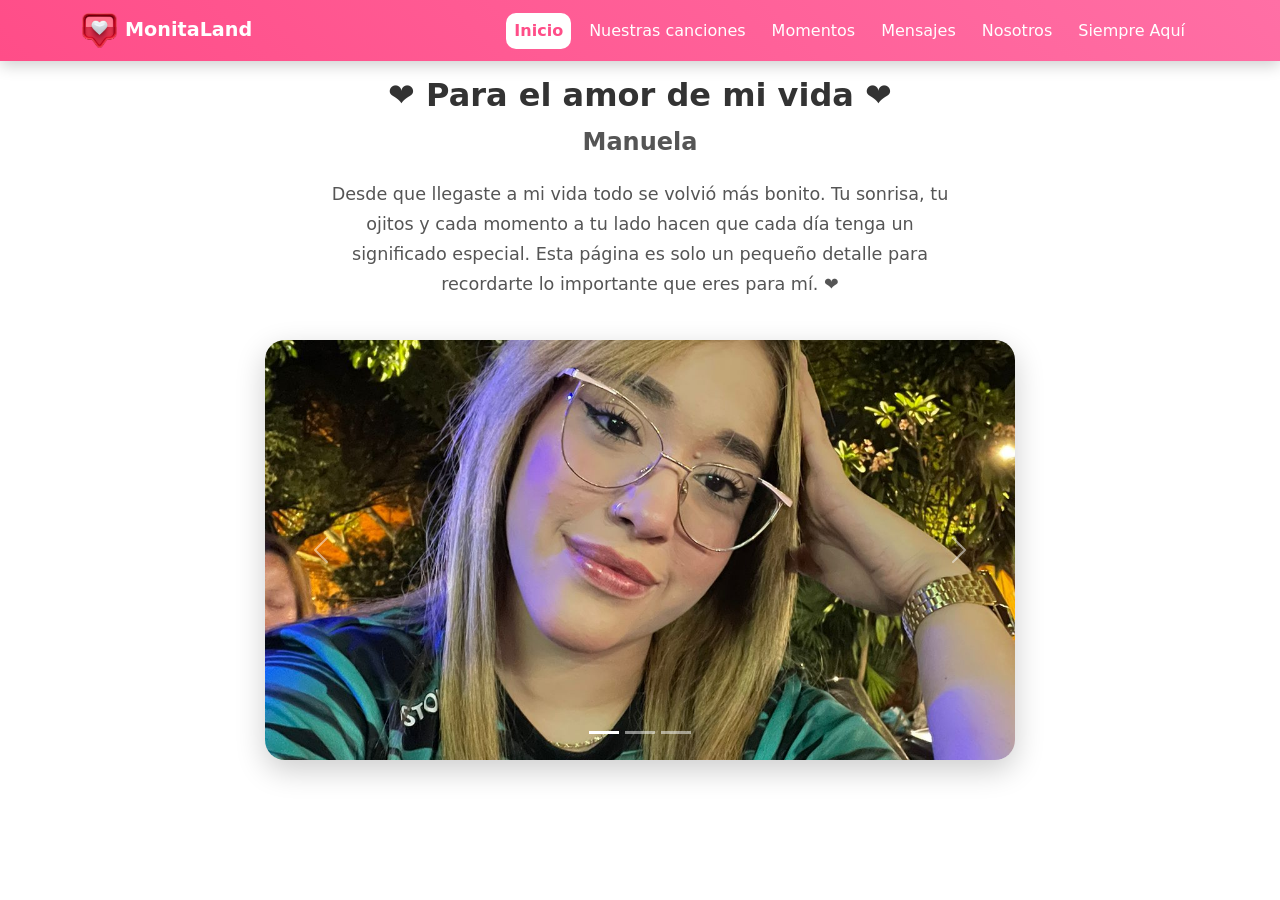
<file: index.html>
<!DOCTYPE html>
<html>

<head>
  <meta charset="UTF-8">
  <meta name="viewport" content="width=device-width, initial-scale=1.0">
  <link rel="icon" type="image/png" href="../imagenes/icopag.png">
  <link href="https://cdn.jsdelivr.net/npm/bootstrap@5.3.8/dist/css/bootstrap.min.css" rel="stylesheet"
    integrity="sha384-sRIl4kxILFvY47J16cr9ZwB07vP4J8+LH7qKQnuqkuIAvNWLzeN8tE5YBujZqJLB" crossorigin="anonymous">
  <link rel="stylesheet" href="estilos.css">
  <title>MonitaLand</title>

</head>

<body>

  <nav class="navbar navbar-expand-lg navbar-dark navbar-romantico">
    <div class="container">

      <!-- LOGO + NOMBRE -->
      <a class="navbar-brand d-flex align-items-center" href="index.html">
        <img src="imagenes/icopag.png" alt="logo" width="35" height="35" class="me-2">
        MonitaLand
      </a>

      <!-- BOTON MOVIL -->
      <button class="navbar-toggler" type="button" data-bs-toggle="collapse" data-bs-target="#menu">
        <span class="navbar-toggler-icon"></span>
      </button>

      <!-- MENU -->
      <div class="collapse navbar-collapse" id="menu">
        <ul class="navbar-nav ms-auto">

          <li class="nav-item">
            <a class="nav-link  active" href="index.html">Inicio</a>
          </li>

          <li class="nav-item">
            <a class="nav-link" href="NuestrasCanciones.html">Nuestras canciones</a>
          </li>

          <li class="nav-item">
            <a class="nav-link" href="momentos.html">Momentos</a>
          </li>

          <li class="nav-item">
            <a class="nav-link" href="#">Mensajes</a>
          </li>

          <li class="nav-item">
            <a class="nav-link" href="#">Nosotros</a>
          </li>

          <li class="nav-item">
            <a class="nav-link" href="SiempreAqui.html">Siempre Aquí</a>
          </li>

        </ul>
      </div>

    </div>
  </nav>
  <div class="container text-center">

    <h2 class="titulo-principal">❤️ Para el amor de mi vida ❤️</h2>

    <p class="nombre-amor">Manuela</p>

    <p class="parrafo-amor">
      Desde que llegaste a mi vida todo se volvió más bonito.
      Tu sonrisa, tu ojitos y cada momento a tu lado
      hacen que cada día tenga un significado especial.
      Esta página es solo un pequeño detalle para recordarte
      lo importante que eres para mí. ❤️
    </p>

  </div>


  <div class="container mt-4">

    <div id="carouselExampleCaptions" class="carousel slide carousel-romantico">

      <div class="carousel-indicators">
        <button type="button" data-bs-target="#carouselExampleCaptions" data-bs-slide-to="0" class="active"></button>
        <button type="button" data-bs-target="#carouselExampleCaptions" data-bs-slide-to="1"></button>
        <button type="button" data-bs-target="#carouselExampleCaptions" data-bs-slide-to="2"></button>
      </div>

      <div class="carousel-inner">

        <div class="carousel-item active">
          <img src="imagenes/manu1.jpeg" class="d-block w-100">
        </div>

        <div class="carousel-item">
          <img src="imagenes/manu2.jpeg" class="d-block w-100">
        </div>

        <div class="carousel-item">
          <img src="imagenes/manu4.jpeg" class="d-block w-100">
        </div>

      </div>

      <button class="carousel-control-prev" type="button" data-bs-target="#carouselExampleCaptions"
        data-bs-slide="prev">
        <span class="carousel-control-prev-icon"></span>
      </button>

      <button class="carousel-control-next" type="button" data-bs-target="#carouselExampleCaptions"
        data-bs-slide="next">
        <span class="carousel-control-next-icon"></span>
      </button>

    </div>

  </div>

  <script src="https://cdn.jsdelivr.net/npm/bootstrap@5.3.8/dist/js/bootstrap.bundle.min.js"
    integrity="sha384-FKyoEForCGlyvwx9Hj09JcYn3nv7wiPVlz7YYwJrWVcXK/BmnVDxM+D2scQbITxI"
    crossorigin="anonymous"></script>
</body>

</html>
</file>
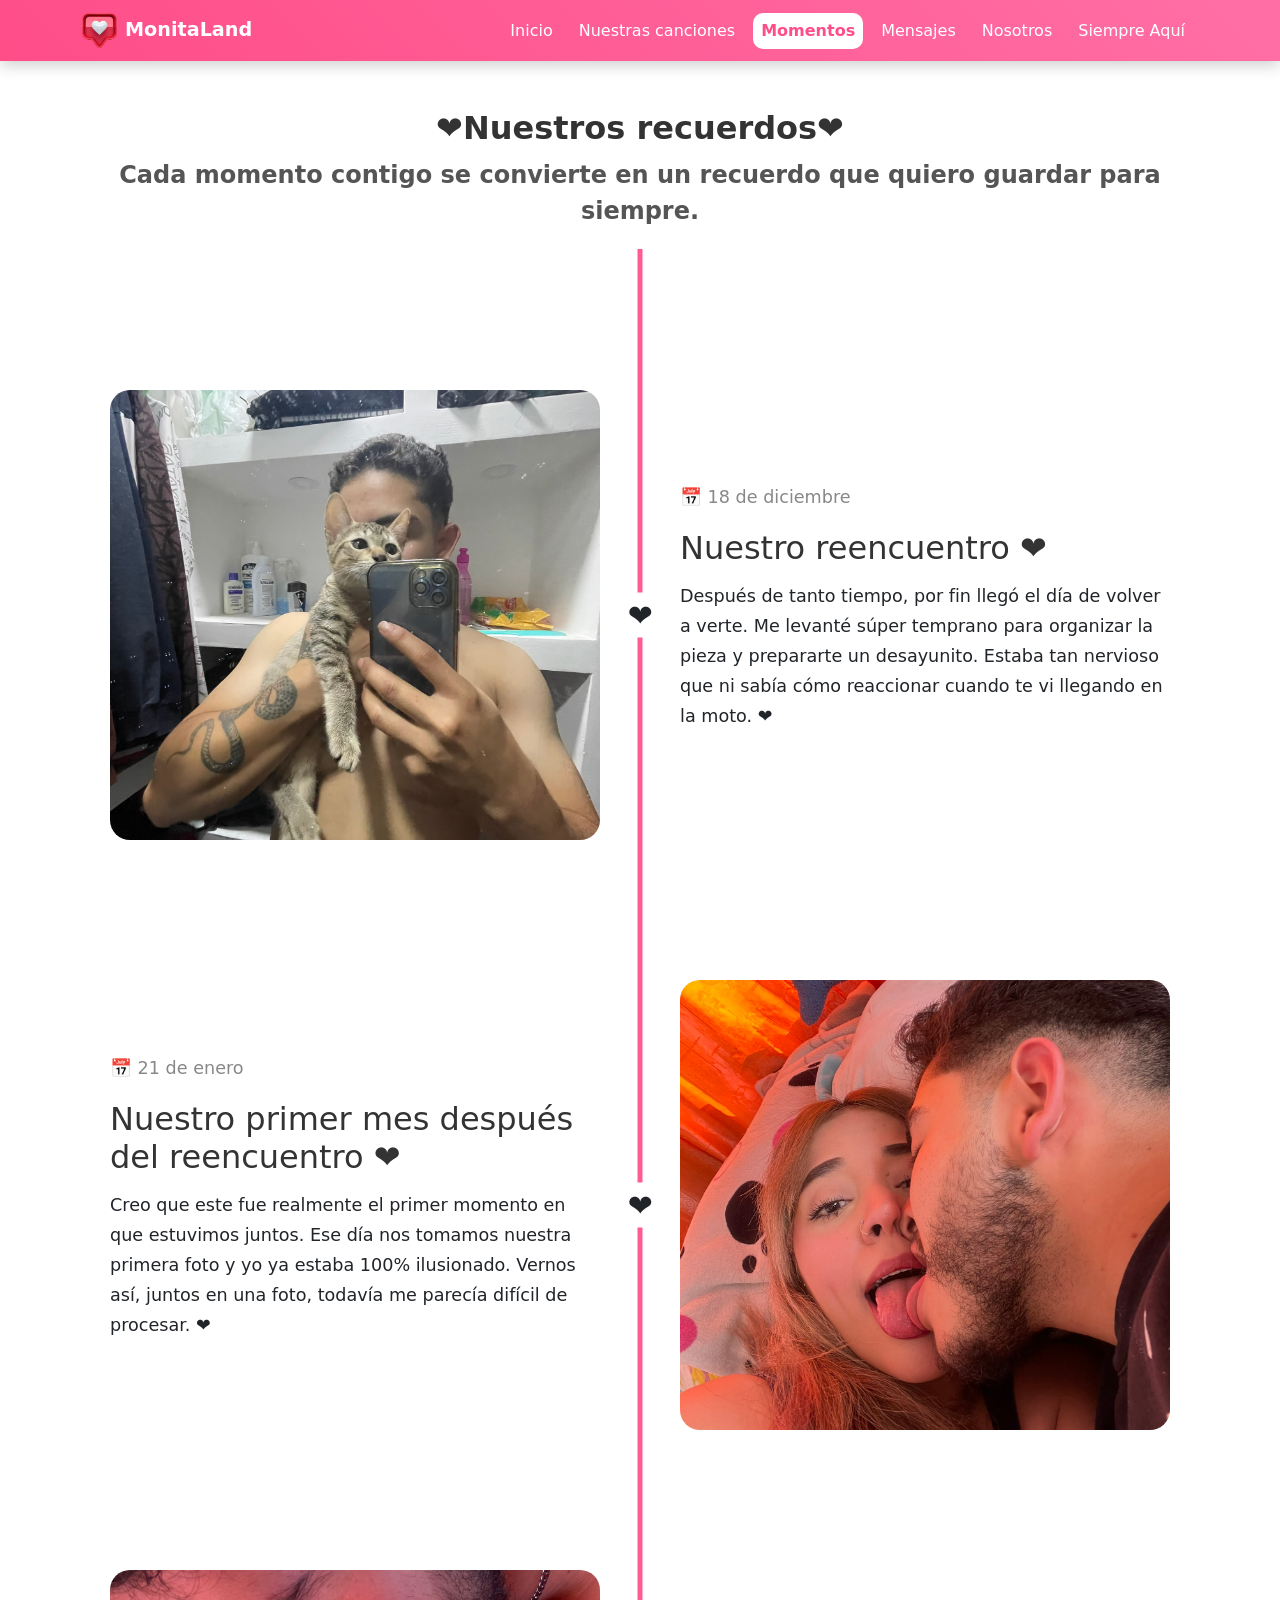
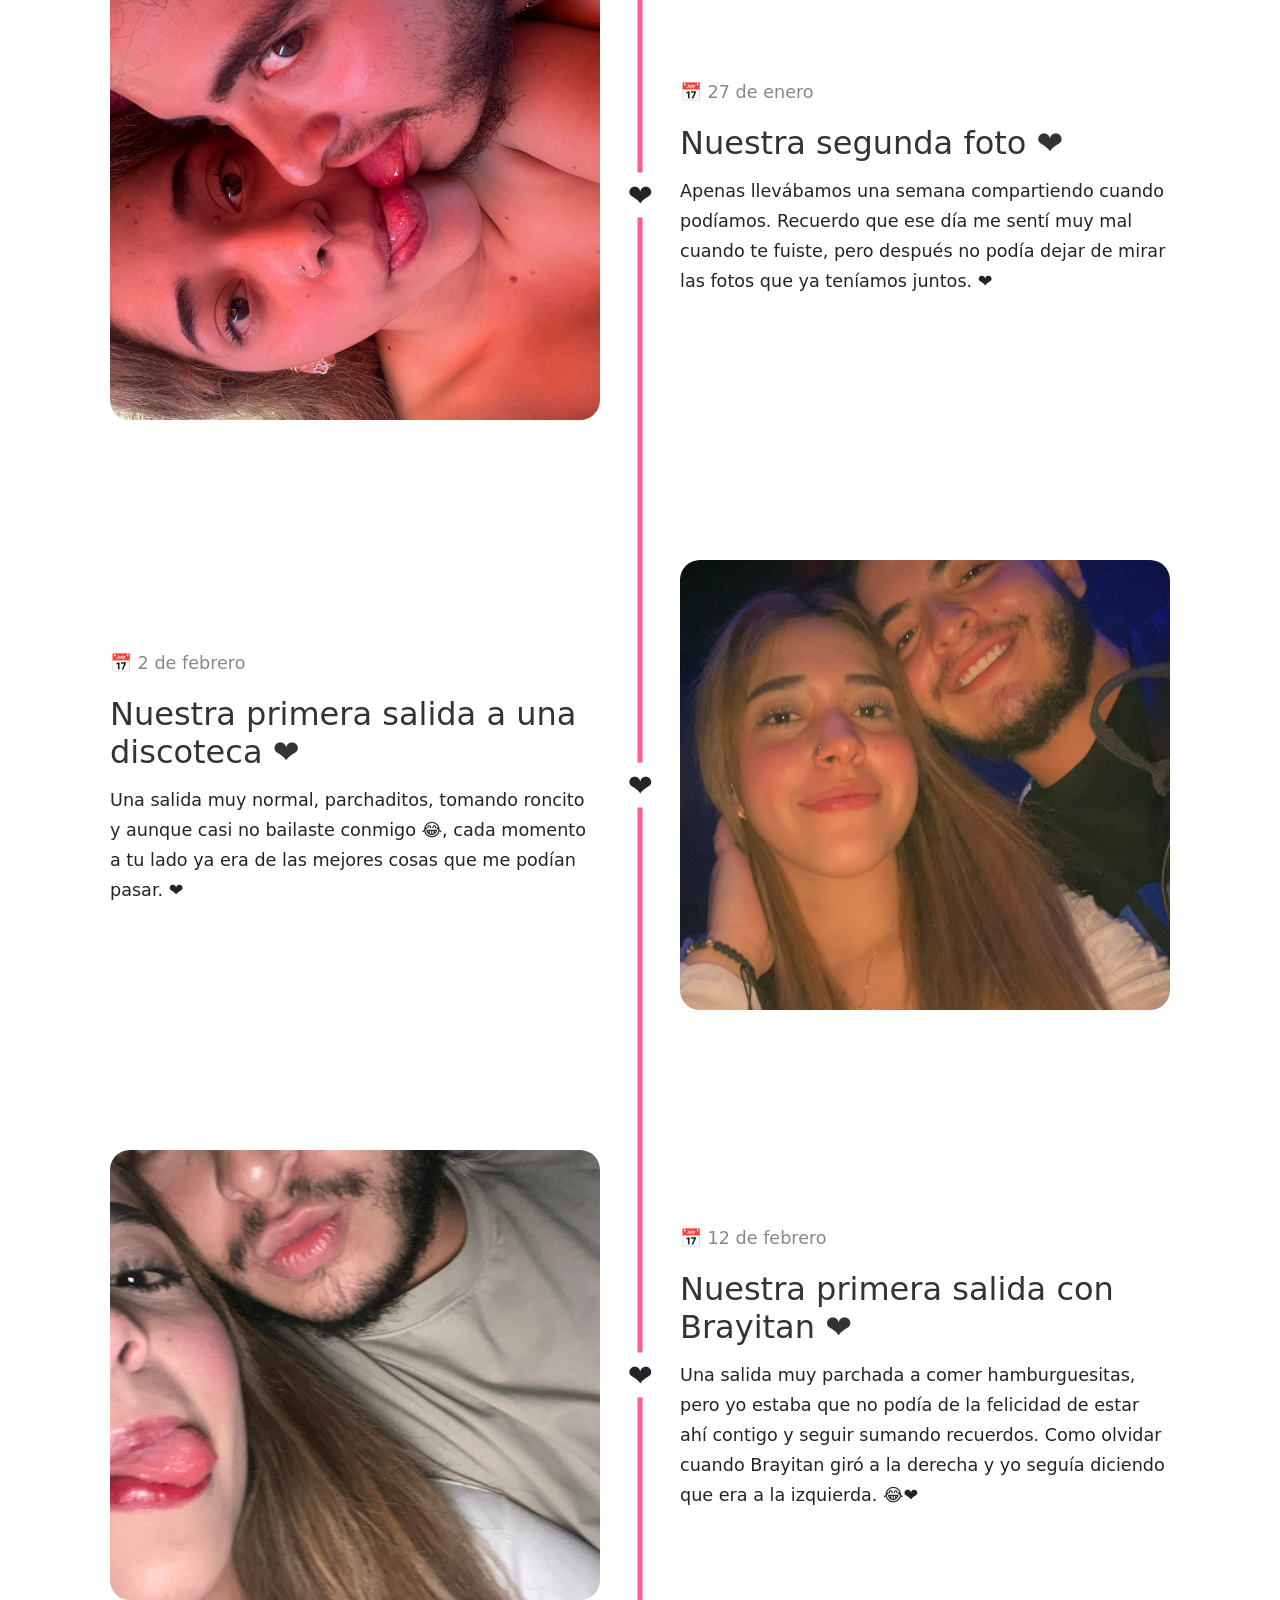
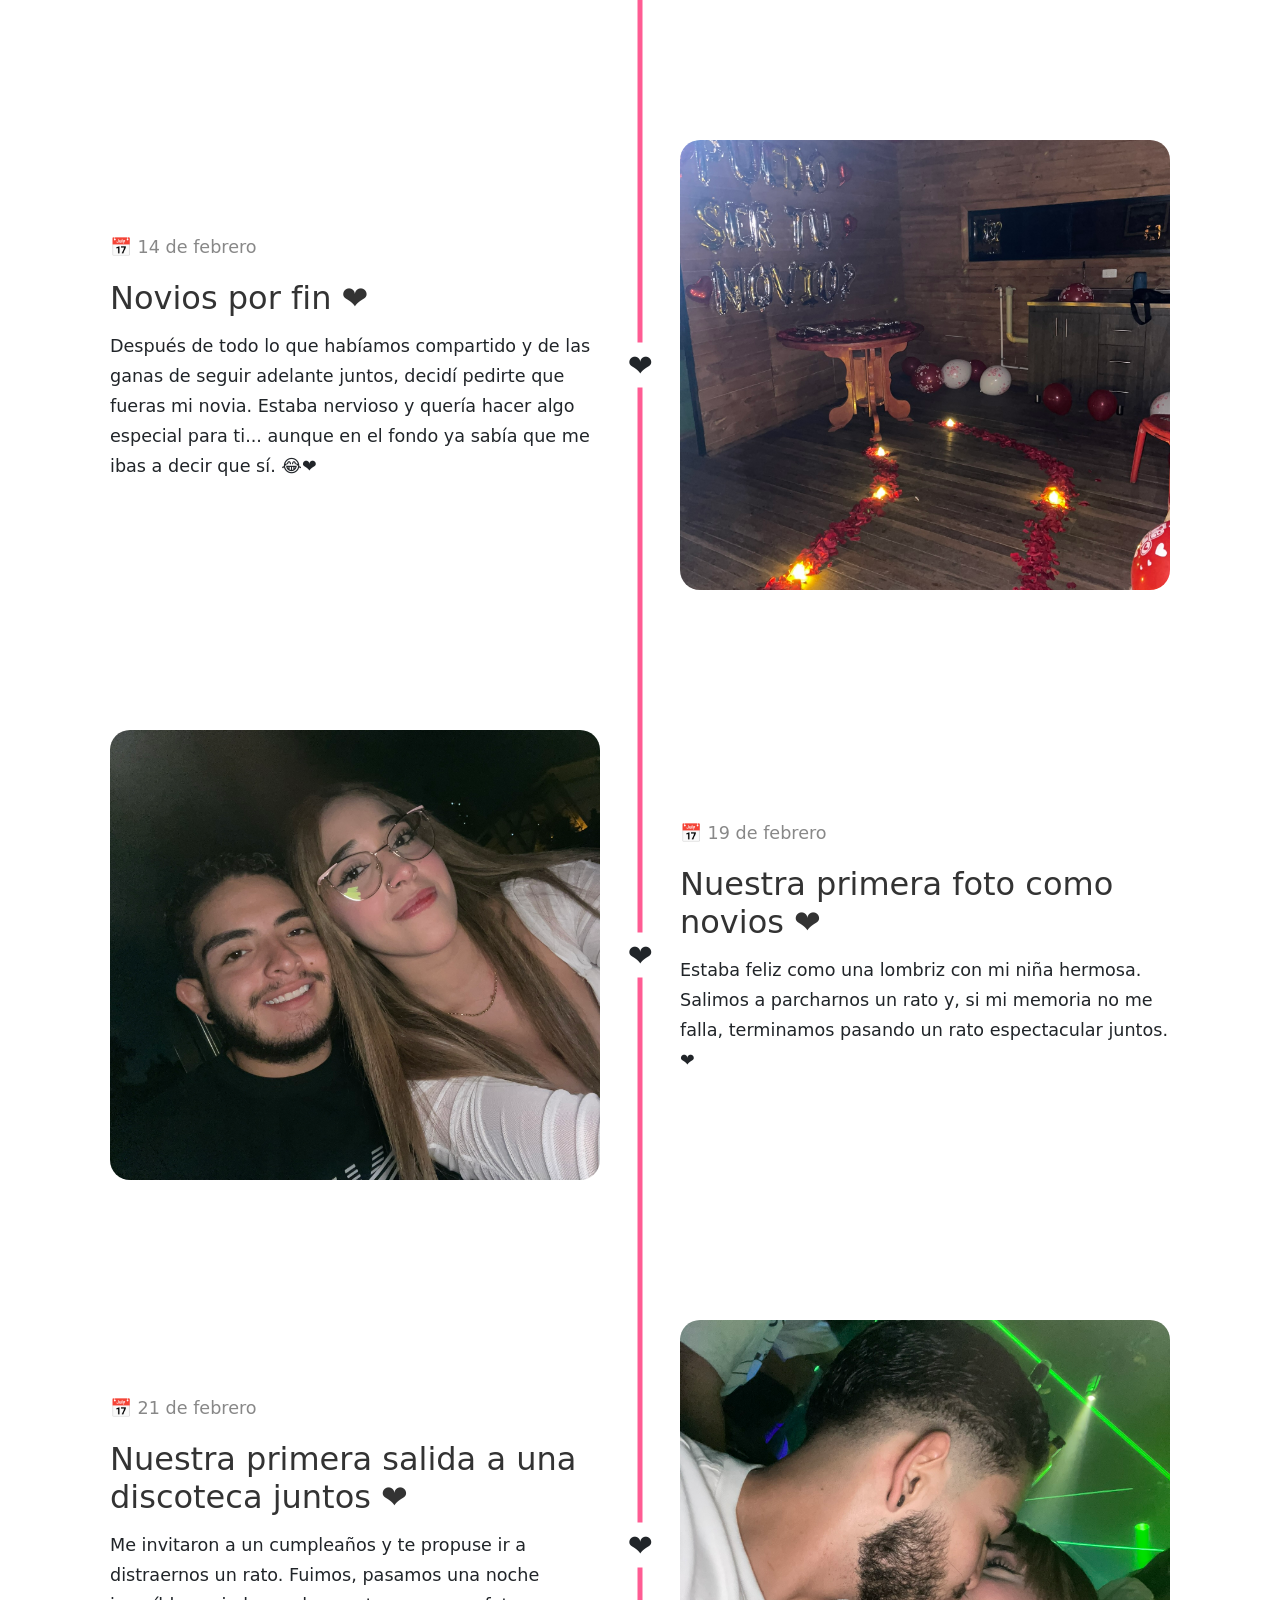
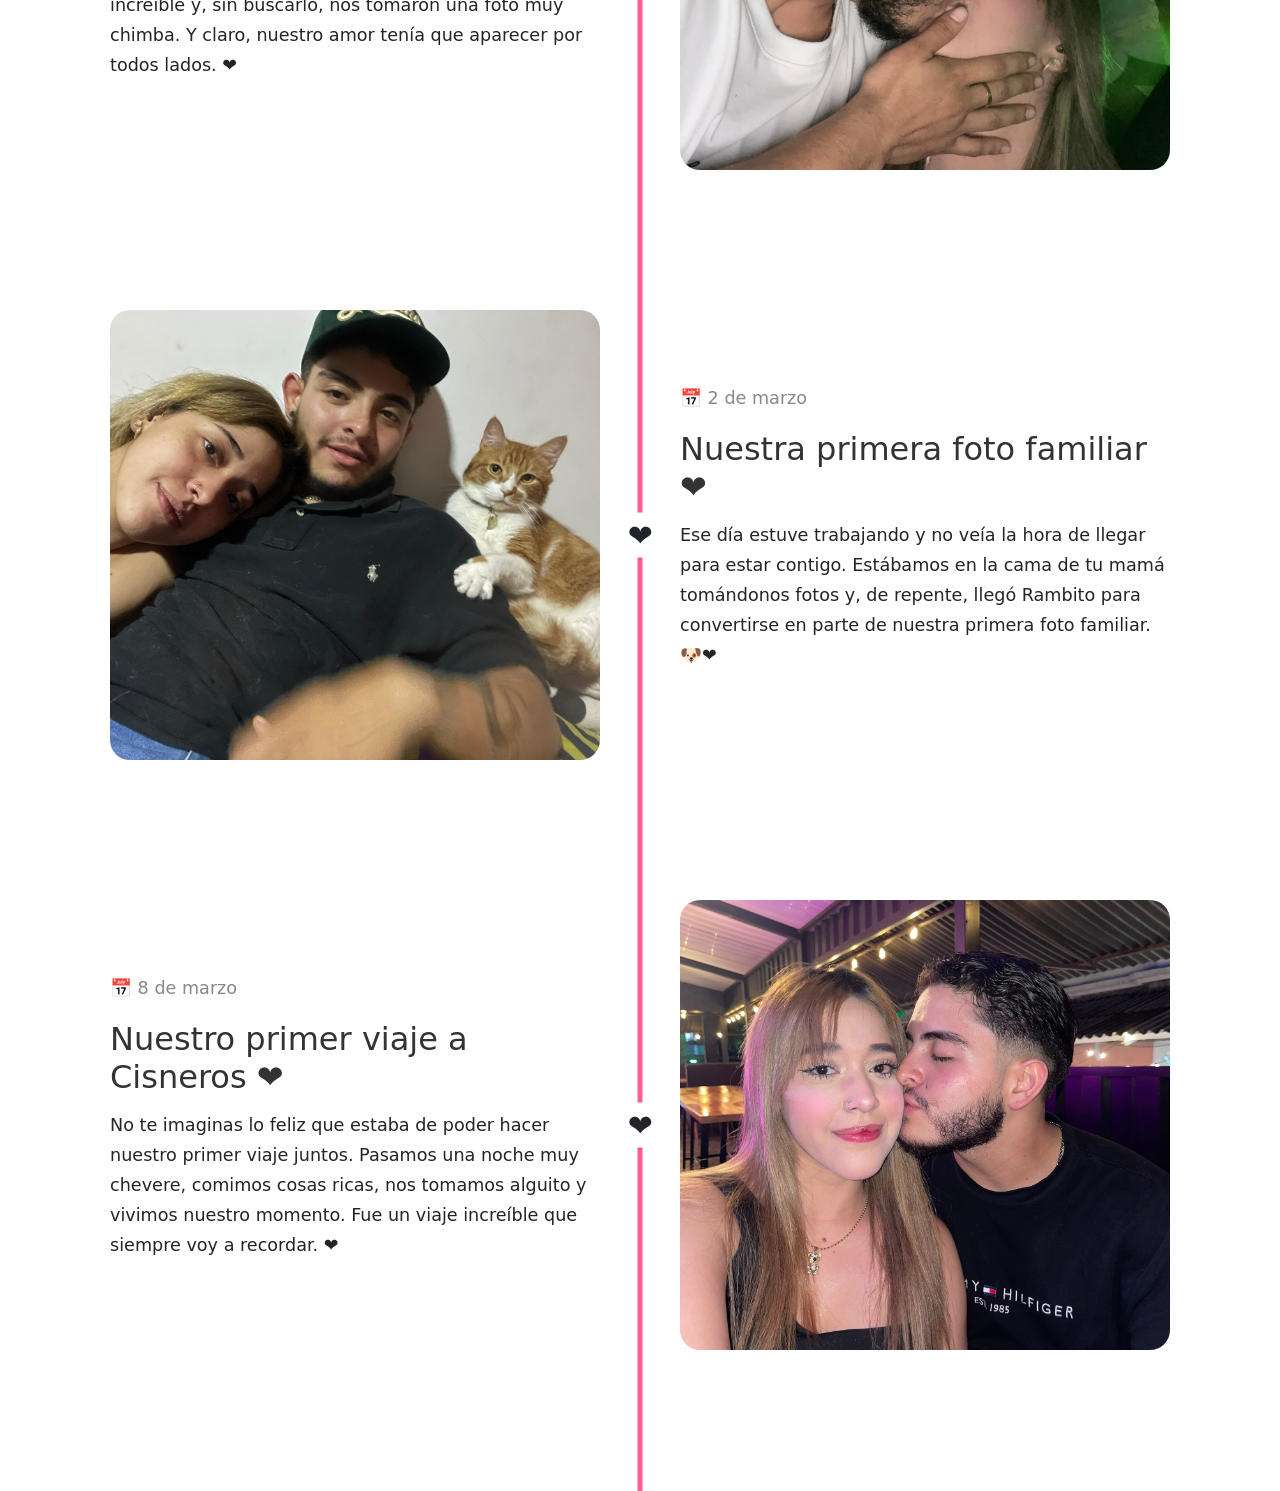
<file: momentos.html>
<!DOCTYPE html>
<html lang="es">

<head>
    <meta charset="UTF-8">
    <meta name="viewport" content="width=device-width, initial-scale=1.0">

    <link rel="icon" type="image/png" href="imagenes/icopag.png">

    <!-- Bootstrap -->
    <link href="https://cdn.jsdelivr.net/npm/bootstrap@5.3.8/dist/css/bootstrap.min.css" rel="stylesheet"
        integrity="sha384-sRIl4kxILFvY47J16cr9ZwB07vP4J8+LH7qKQnuqkuIAvNWLzeN8tE5YBujZqJLB" crossorigin="anonymous">

    <!-- Nuestros estilos -->
    <link rel="stylesheet" href="estilos.css">

    <title>Recuerdos / Momentos</title>
</head>

<body>

    <!-- ============================= -->
    <!-- BARRA DE NAVEGACIÓN -->
    <!-- ============================= -->

    <nav class="navbar navbar-expand-lg navbar-dark navbar-romantico">

        <div class="container">

            <!-- Logo y nombre -->
            <a class="navbar-brand d-flex align-items-center" href="index.html">

                <img src="imagenes/icopag.png" alt="Logo de MonitaLand" width="35" height="35" class="me-2">

                MonitaLand

            </a>

            <!-- Botón para dispositivos móviles -->
            <button class="navbar-toggler" type="button" data-bs-toggle="collapse" data-bs-target="#menu">

                <span class="navbar-toggler-icon"></span>

            </button>

            <!-- Menú -->
            <div class="collapse navbar-collapse" id="menu">

                <ul class="navbar-nav ms-auto">

                    <li class="nav-item">
                        <a class="nav-link" href="index.html">
                            Inicio
                        </a>
                    </li>

                    <li class="nav-item">
                        <a class="nav-link" href="NuestrasCanciones.html">
                            Nuestras canciones
                        </a>
                    </li>

                    <li class="nav-item">
                        <a class="nav-link active" href="Momentos.html">
                            Momentos
                        </a>
                    </li>

                    <li class="nav-item">
                        <a class="nav-link" href="#">
                            Mensajes
                        </a>
                    </li>

                    <li class="nav-item">
                        <a class="nav-link" href="#">
                            Nosotros
                        </a>
                    </li>

                    <li class="nav-item">
                        <a class="nav-link" href="SiempreAqui.html">
                            Siempre Aquí
                        </a>
                    </li>

                </ul>

            </div>

        </div>

    </nav>


    <!-- ============================= -->
    <!-- ENCABEZADO DE MOMENTOS -->
    <!-- ============================= -->

    <main>

        <section class="container text-center mt-5">

            <h1 class="titulo-principal">
                ❤️Nuestros recuerdos❤️
            </h1>

            <p class="nombre-amor">
                Cada momento contigo se convierte en un recuerdo que quiero guardar para siempre.
            </p>

        </section>


        <!-- ============================= -->
        <!-- MOMENTOS -->
        <!-- ============================= -->
        <section class="timeline">

            <!-- MOMENTO 1 -->
            <div class="momento">

                <div class="momento-imagen">

                    <img src="imagenes/PM1.JPEG" alt="Nuestro reencuentro">

                </div>

                <div class="momento-contenido">

                    <p class="momento-fecha">
                        📅 18 de diciembre
                    </p>

                    <h2>
                        Nuestro reencuentro ❤️
                    </h2>

                    <p>
                        Después de tanto tiempo, por fin llegó el día de volver a verte.
                        Me levanté súper temprano para organizar la pieza y prepararte
                        un desayunito. Estaba tan nervioso que ni sabía cómo reaccionar
                        cuando te vi llegando en la moto. ❤️
                    </p>

                </div>

            </div>


            <!-- MOMENTO 2 -->
            <div class="momento">

                <div class="momento-imagen">

                    <img src="imagenes/PM2.JPEG" alt="Nuestro primer mes después del reencuentro">

                </div>

                <div class="momento-contenido">

                    <p class="momento-fecha">
                        📅 21 de enero
                    </p>

                    <h2>
                        Nuestro primer mes después del reencuentro ❤️
                    </h2>

                    <p>
                        Creo que este fue realmente el primer momento en que estuvimos
                        juntos. Ese día nos tomamos nuestra primera foto y yo ya estaba
                        100% ilusionado. Vernos así, juntos en una foto, todavía me
                        parecía difícil de procesar. ❤️
                    </p>

                </div>

            </div>

            <!-- MOMENTO 3 -->
            <div class="momento">

                <div class="momento-imagen">

                    <img src="imagenes/PM3.JPEG" alt="Nuestra segunda foto">

                </div>

                <div class="momento-contenido">

                    <p class="momento-fecha">
                        📅 27 de enero
                    </p>

                    <h2>
                        Nuestra segunda foto ❤️
                    </h2>

                    <p>
                        Apenas llevábamos una semana compartiendo cuando podíamos.
                        Recuerdo que ese día me sentí muy mal cuando te fuiste,
                        pero después no podía dejar de mirar las fotos que ya
                        teníamos juntos. ❤️
                    </p>

                </div>

            </div>


            <!-- MOMENTO 4 -->
            <div class="momento">

                <div class="momento-imagen">

                    <img src="imagenes/PM4.JPEG" alt="Nuestra primera salida a una discoteca">

                </div>

                <div class="momento-contenido">

                    <p class="momento-fecha">
                        📅 2 de febrero
                    </p>

                    <h2>
                        Nuestra primera salida a una discoteca ❤️
                    </h2>

                    <p>
                        Una salida muy normal, parchaditos, tomando roncito y aunque
                        casi no bailaste conmigo 😂, cada momento a tu lado ya era
                        de las mejores cosas que me podían pasar. ❤️
                    </p>

                </div>

            </div>

            <!-- MOMENTO 5 -->
            <div class="momento">

                <div class="momento-imagen">

                    <img src="imagenes/PM5.JPEG" alt="Nuestra primera salida con Brayitan">

                </div>

                <div class="momento-contenido">

                    <p class="momento-fecha">
                        📅 12 de febrero
                    </p>

                    <h2>
                        Nuestra primera salida con Brayitan ❤️
                    </h2>

                    <p>
                        Una salida muy parchada a comer hamburguesitas, pero yo estaba
                        que no podía de la felicidad de estar ahí contigo y seguir
                        sumando recuerdos. Como olvidar cuando Brayitan giró a la
                        derecha y yo seguía diciendo que era a la izquierda. 😂❤️
                    </p>

                </div>

            </div>

            <!-- MOMENTO 6 -->
            <div class="momento">

                <div class="momento-imagen">

                    <img src="imagenes/PM6.JPEG" alt="Novios por fin">

                </div>

                <div class="momento-contenido">

                    <p class="momento-fecha">
                        📅 14 de febrero
                    </p>

                    <h2>
                        Novios por fin ❤️
                    </h2>

                    <p>
                        Después de todo lo que habíamos compartido y de las ganas de
                        seguir adelante juntos, decidí pedirte que fueras mi novia.
                        Estaba nervioso y quería hacer algo especial para ti... aunque
                        en el fondo ya sabía que me ibas a decir que sí. 😂❤️
                    </p>

                </div>

            </div>

            <!-- MOMENTO 7 -->
            <div class="momento">

                <div class="momento-imagen">

                    <img src="imagenes/PM7.JPEG" alt="Nuestra primera foto como novios">

                </div>

                <div class="momento-contenido">

                    <p class="momento-fecha">
                        📅 19 de febrero
                    </p>

                    <h2>
                        Nuestra primera foto como novios ❤️
                    </h2>

                    <p>
                        Estaba feliz como una lombriz con mi niña hermosa. Salimos a
                        parcharnos un rato y, si mi memoria no me falla, terminamos
                        pasando un rato espectacular juntos. ❤️
                    </p>

                </div>

            </div>

            <!-- MOMENTO 8 -->
            <div class="momento">

                <div class="momento-imagen">

                    <img src="imagenes/PM8.JPEG" alt="Nuestra primera salida a una discoteca juntos">

                </div>

                <div class="momento-contenido">

                    <p class="momento-fecha">
                        📅 21 de febrero
                    </p>

                    <h2>
                        Nuestra primera salida a una discoteca juntos ❤️
                    </h2>

                    <p>
                        Me invitaron a un cumpleaños y te propuse ir a distraernos un
                        rato. Fuimos, pasamos una noche increíble y, sin buscarlo, nos
                        tomaron una foto muy chimba. Y claro, nuestro amor tenía que
                        aparecer por todos lados. ❤️
                    </p>

                </div>

            </div>

            <!-- MOMENTO 9 -->
            <div class="momento">

                <div class="momento-imagen">

                    <img src="imagenes/PM9.JPEG" alt="Nuestra primera foto familiar">

                </div>

                <div class="momento-contenido">

                    <p class="momento-fecha">
                        📅 2 de marzo
                    </p>

                    <h2>
                        Nuestra primera foto familiar ❤️
                    </h2>

                    <p>
                        Ese día estuve trabajando y no veía la hora de llegar para
                        estar contigo. Estábamos en la cama de tu mamá tomándonos
                        fotos y, de repente, llegó Rambito para convertirse en parte
                        de nuestra primera foto familiar. 🐶❤️
                    </p>

                </div>

            </div>

            <!-- MOMENTO 10 -->
            <div class="momento">

                <div class="momento-imagen">

                    <img src="imagenes/PM10.JPEG" alt="Nuestro primer viaje a Cisneros">

                </div>

                <div class="momento-contenido">

                    <p class="momento-fecha">
                        📅 8 de marzo
                    </p>

                    <h2>
                        Nuestro primer viaje a Cisneros ❤️
                    </h2>

                    <p>
                        No te imaginas lo feliz que estaba de poder hacer nuestro
                        primer viaje juntos. Pasamos una noche muy chevere, comimos
                        cosas ricas, nos tomamos alguito y vivimos nuestro momento.
                        Fue un viaje increíble que siempre voy a recordar. ❤️
                    </p>

                </div>

            </div>



        </section>

    </main>


    <!-- Bootstrap JavaScript -->
    <script src="https://cdn.jsdelivr.net/npm/bootstrap@5.3.8/dist/js/bootstrap.bundle.min.js"
        integrity="sha384-FKyoEForCGlyvwxH9J09JcYn3nv7wiPVlz7YYJrWVcXK/BmnVDxM+D2scQbITxI" crossorigin="anonymous">
        </script>

</body>

</html>
</file>
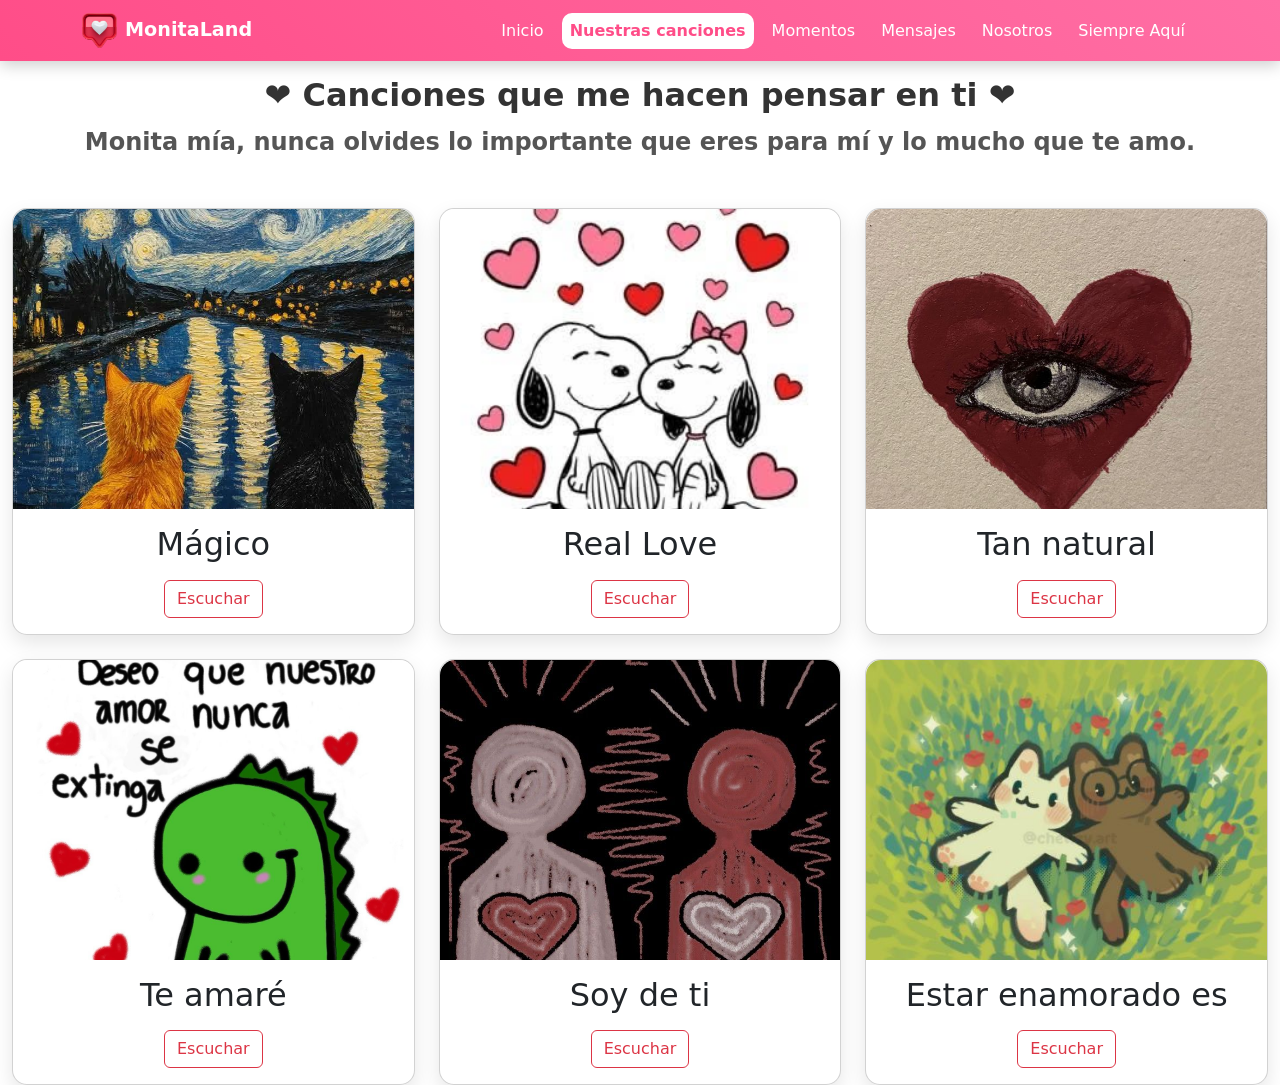
<file: NuestrasCanciones.html>
<!DOCTYPE html>
<html>

<head>
    <meta charset="UTF-8">
    <meta name="viewport" content="width=device-width, initial-scale=1.0">
    <link rel="icon" type="image/png" href="../imagenes/icopag.png">
    <link href="https://cdn.jsdelivr.net/npm/bootstrap@5.3.8/dist/css/bootstrap.min.css" rel="stylesheet"
        integrity="sha384-sRIl4kxILFvY47J16cr9ZwB07vP4J8+LH7qKQnuqkuIAvNWLzeN8tE5YBujZqJLB" crossorigin="anonymous">
    <link rel="stylesheet" href="estilos.css">
    <title>MonitaLand</title>

</head>

<body>
    <nav class="navbar navbar-expand-lg navbar-dark navbar-romantico">
        <div class="container">

            <!-- LOGO + NOMBRE -->
            <a class="navbar-brand d-flex align-items-center" href="index.html">
                <img src="imagenes/icopag.png" alt="logo" width="35" height="35" class="me-2">
                MonitaLand
            </a>

            <!-- BOTON MOVIL -->
            <button class="navbar-toggler" type="button" data-bs-toggle="collapse" data-bs-target="#menu">
                <span class="navbar-toggler-icon"></span>
            </button>

            <!-- MENU -->
            <div class="collapse navbar-collapse" id="menu">
                <ul class="navbar-nav ms-auto">

                    <li class="nav-item">
                        <a class="nav-link" href="index.html">Inicio</a>
                    </li>

                    <li class="nav-item">
                        <a class="nav-link active" href="NuestrasCanciones.html">Nuestras canciones</a>
                    </li>

                    <li class="nav-item">
                        <a class="nav-link" href="momentos.html">Momentos</a>
                    </li>

                    <li class="nav-item">
                        <a class="nav-link" href="#">Mensajes</a>
                    </li>

                    <li class="nav-item">
                        <a class="nav-link" href="#">Nosotros</a>
                    </li>

                    <li class="nav-item">
                        <a class="nav-link" href="SiempreAqui.html">Siempre Aquí</a>
                    </li>

                </ul>
            </div>

        </div>
    </nav>

    <div class="container text-center">

        <h2 class="titulo-principal">❤️ Canciones que me hacen pensar en ti ❤️</h2>

        <p class="nombre-amor">Monita mía, nunca olvides lo importante que eres para mí y lo mucho que te amo.</p>

  </div>

   <div class="container-fluid mt-5">
        <div class="row g-4">

            <div class="col-12 col-sm-6 col-md-4">

                <div class="card h-100 text-center">
                    <img src="imagenes/MagicoSong.jpg" class="card-img-top" alt="...">
                    <div class="card-body">
                        <h2>Mágico</h2>
                        <p></p>
                        <a href="https://open.spotify.com/intl-es/track/5MoT5a7O1ZFDI1paxcwxA1?si=179e3a536f354db6" target="_blank">
                            <button type="button" class="btn btn-outline-danger">Escuchar</button>
                        </a>
                        
                    </div>
                </div>

            </div>
            <div class="col-12 col-sm-6 col-md-4">

                <div class="card h-100 text-center">
                    <img src="imagenes/RealLove.jpg" class="card-img-top" alt="...">
                    <div class="card-body">
                        <h2>Real Love</h2>
                        <p></p>
                        <a href="https://open.spotify.com/intl-es/track/75wtugYpepfnAzjVH6twz4?si=5546b3a2fc834878" target="_blank">
                            <button type="button" class="btn btn-outline-danger">Escuchar</button>
                        </a>
                    </div>
                </div>

            </div>
            <div class="col-12 col-sm-6 col-md-4">

                <div class="card h-100 text-center">
                    <img src="imagenes/TanNatural.jpg" class="card-img-top" alt="...">
                    <div class="card-body">
                        <h2>Tan natural</h2>
                        <p></p>
                        <a href="https://open.spotify.com/intl-es/track/0CNuKlYBAx8xa28X4J6Iy6?si=e46407ea43864919" target="_blank">
                            <button type="button" class="btn btn-outline-danger">Escuchar</button>
                        </a>
                    </div>
                </div>

            </div>
            <div class="col-12 col-sm-6 col-md-4">

                <div class="card h-100 text-center">
                    <img src="imagenes/TeAmare.jpg" class="card-img-top" alt="...">
                    <div class="card-body">
                        <h2>Te amaré</h2>
                        <p></p>
                        <a href="https://open.spotify.com/intl-es/track/3oIs4KYGL1W8DpWUbRyk66?si=e075d98990ac40eb" target="_blank">
                            <button type="button" class="btn btn-outline-danger">Escuchar</button>
                        </a>
                    </div>
                </div>

            </div>
            <div class="col-12 col-sm-6 col-md-4">

                <div class="card h-100 text-center">
                    <img src="imagenes/Soydeti.jpg" class="card-img-top" alt="...">
                    <div class="card-body">
                        <h2>Soy de ti</h2>
                        <p></p>
                        <button type="button" class="btn btn-outline-danger">Escuchar</button>
                    </div>
                </div>

            </div>
            <div class="col-12 col-sm-6 col-md-4">

                <div class="card h-100 text-center">
                    <img src="imagenes/Armoniadeamor.jpg" class="card-img-top" alt="...">
                    <div class="card-body">
                        <h2>Estar enamorado es</h2>
                        <p></p>
                        <button type="button" class="btn btn-outline-danger">Escuchar</button>
                    </div>
                </div>

            </div>

        </div>
    </div>



</body>
</file>
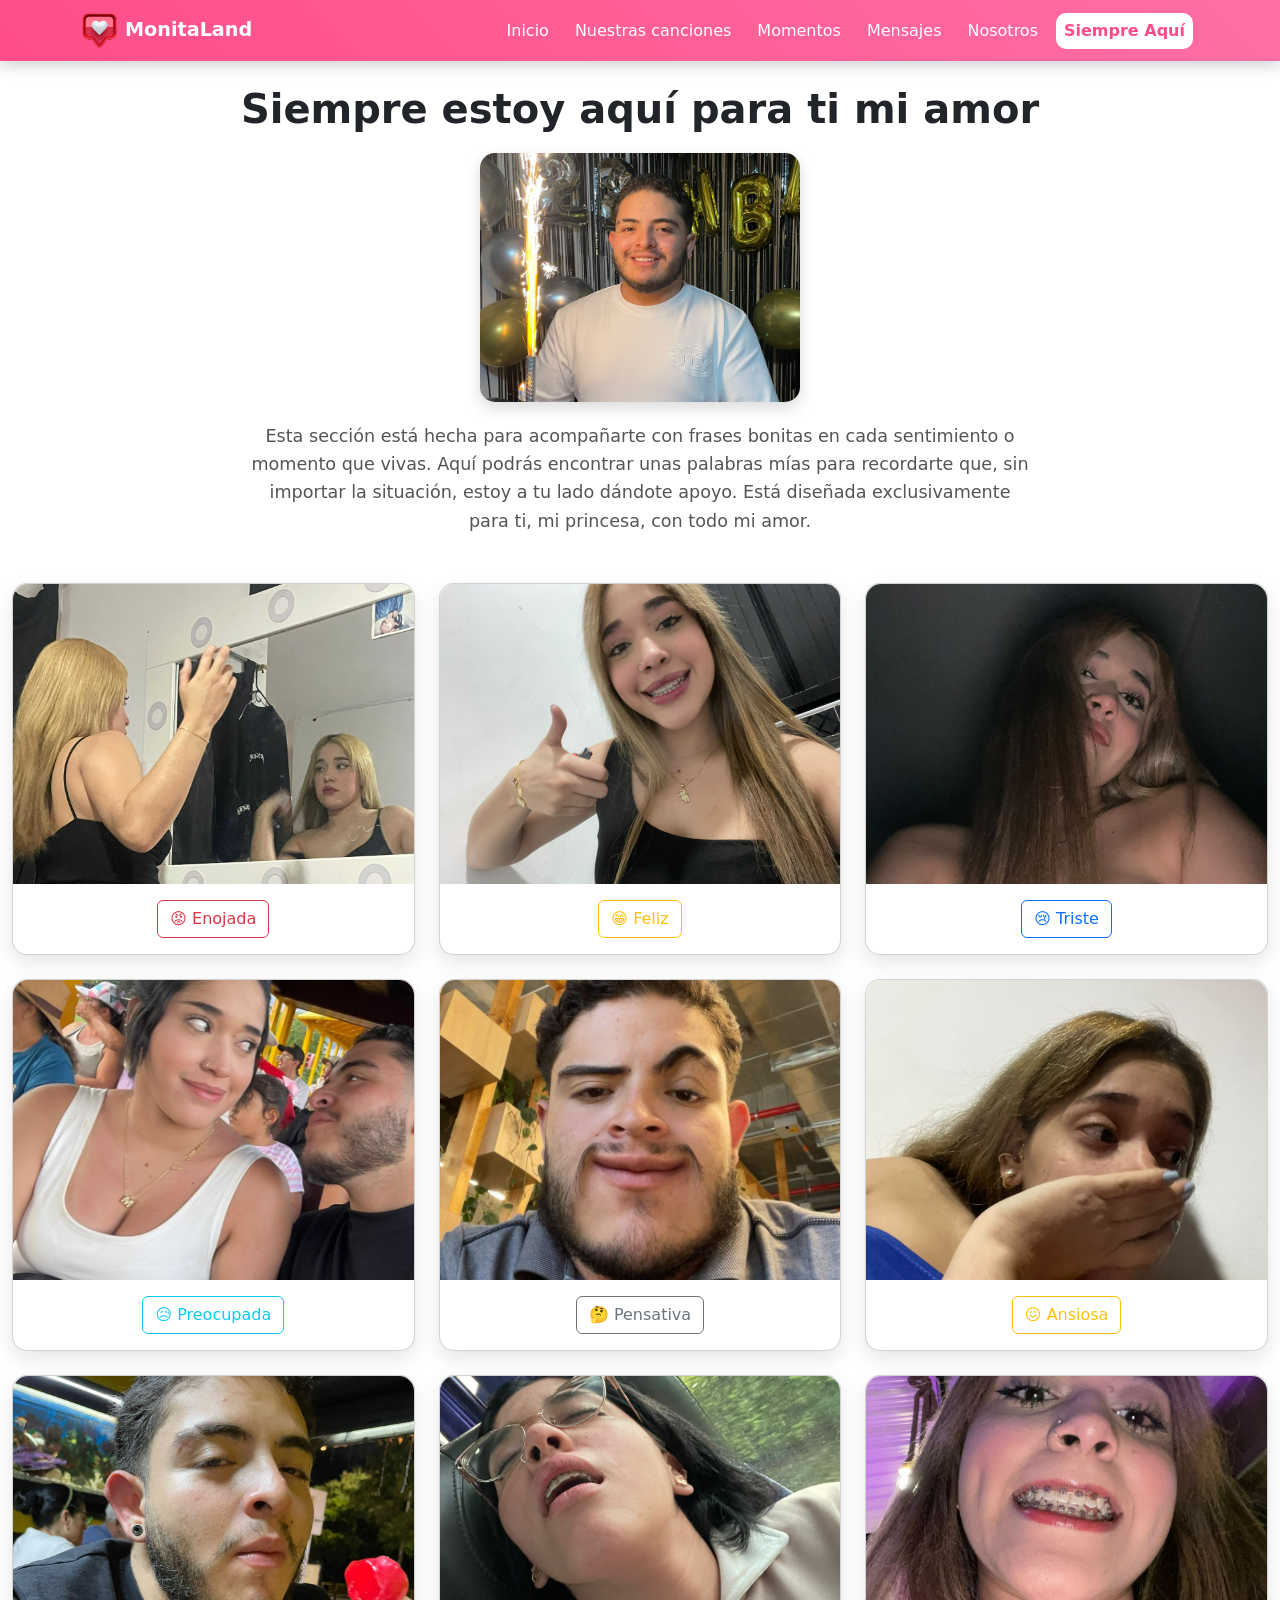
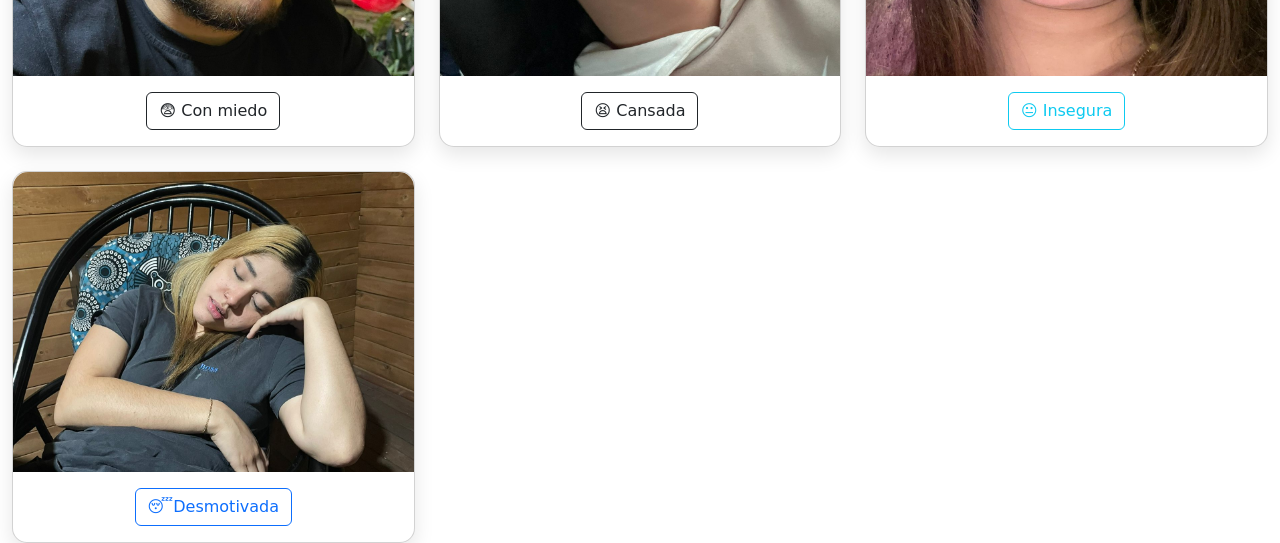
<file: SiempreAqui.html>
<!DOCTYPE html>
<html>

<head>
    <meta charset="UTF-8">
    <meta name="viewport" content="width=device-width, initial-scale=1.0">
    <link rel="icon" type="image/png" href="../imagenes/icopag.png">
    <link href="https://cdn.jsdelivr.net/npm/bootstrap@5.3.8/dist/css/bootstrap.min.css" rel="stylesheet"
        integrity="sha384-sRIl4kxILFvY47J16cr9ZwB07vP4J8+LH7qKQnuqkuIAvNWLzeN8tE5YBujZqJLB" crossorigin="anonymous">
    <link rel="stylesheet" href="estilos.css">
    <title>MonitaLand</title>

</head>

<body>
    <nav class="navbar navbar-expand-lg navbar-dark navbar-romantico">
        <div class="container">

            <!-- LOGO + NOMBRE -->
            <a class="navbar-brand d-flex align-items-center" href="index.html">
                <img src="imagenes/icopag.png" alt="logo" width="35" height="35" class="me-2">
                MonitaLand
            </a>

            <!-- BOTON MOVIL -->
            <button class="navbar-toggler" type="button" data-bs-toggle="collapse" data-bs-target="#menu">
                <span class="navbar-toggler-icon"></span>
            </button>

            <!-- MENU -->
            <div class="collapse navbar-collapse" id="menu">
                <ul class="navbar-nav ms-auto">

                    <li class="nav-item">
                        <a class="nav-link" href="index.html">Inicio</a>
                    </li>

                    <li class="nav-item">
                        <a class="nav-link" href="NuestrasCanciones.html">Nuestras canciones</a>
                    </li>

                    <li class="nav-item">
                        <a class="nav-link" href="momentos.html">Momentos</a>
                    </li>

                    <li class="nav-item">
                        <a class="nav-link" href="#">Mensajes</a>
                    </li>

                    <li class="nav-item">
                        <a class="nav-link" href="#">Nosotros</a>
                    </li>

                    <li class="nav-item">
                        <a class="nav-link active" href="SiempreAqui.html">Siempre Aquí</a>
                    </li>

                </ul>
            </div>

        </div>
    </nav>

    <div class="container-fluid text-center mt-4 px-3">
        <h1 class="titulo-amor">Siempre estoy aquí para ti mi amor</h1>
        <img src="imagenes/siempreaqui.jpeg.jpeg" class="img-fluid imagen-amor" alt="Siempre aquí">
        <p class="descripcion">
            Esta sección está hecha para acompañarte con frases bonitas en cada sentimiento o momento que vivas.
            Aquí podrás encontrar unas palabras mías para recordarte que, sin importar la situación, estoy a tu lado
            dándote apoyo. Está diseñada exclusivamente para ti, mi princesa, con todo mi amor.
        </p>
    </div>
    <div class="container-fluid mt-5">
        <div class="row g-4">

            <div class="col-12 col-sm-6 col-md-4">
                <div class="card h-100 text-center">
                    <img src="imagenes/SiempreAqui7.jpeg" class="card-img-top" alt="...">
                    <div class="card-body">
                        <button type="button" class="btn btn-outline-danger" onclick="mostrarMensaje('enojada')">😡
                            Enojada</button>
                    </div>
                </div>
            </div>

            <div class="col-12 col-sm-6 col-md-4">
                <div class="card h-100 text-center">
                    <img src="imagenes/SiempreAqui3.jpeg" class="card-img-top" alt="...">
                    <div class="card-body">
                        <button type="button" class="btn btn-outline-warning" onclick="mostrarMensaje('feliz')">😁
                            Feliz</button>
                    </div>
                </div>
            </div>

            <div class="col-12 col-sm-6 col-md-4">
                <div class="card h-100 text-center">
                    <img src="imagenes/SiempreAqui6.jpeg" class="card-img-top" alt="...">
                    <div class="card-body">
                        <button type="button" class="btn btn-outline-primary" onclick="mostrarMensaje('triste')">😢
                            Triste</button>
                    </div>
                </div>
            </div>

            <div class="col-12 col-sm-6 col-md-4">
                <div class="card h-100 text-center">
                    <img src="imagenes/SiempreAqui17.jpeg" class="card-img-top" alt="...">
                    <div class="card-body">
                        <button type="button" class="btn btn-outline-info" onclick="mostrarMensaje('preocupada')">😥
                            Preocupada</button>
                    </div>
                </div>
            </div>
            <div class="col-12 col-sm-6 col-md-4">
                <div class="card h-100 text-center">
                    <img src="imagenes/SiempreAqui14.jpeg" class="card-img-top" alt="...">
                    <div class="card-body">
                        <button type="button" class="btn btn-outline-secondary" onclick="mostrarMensaje('pensativa')">🤔
                            Pensativa</button>
                    </div>
                </div>
            </div>
            <div class="col-12 col-sm-6 col-md-4">
                <div class="card h-100 text-center">
                    <img src="imagenes/SiempreAqui4.jpeg" class="card-img-top" alt="...">
                    <div class="card-body">
                        <button type="button" class="btn btn-outline-warning" onclick="mostrarMensaje('ansiosa')">😖
                            Ansiosa</button>
                    </div>
                </div>
            </div>
            <div class="col-12 col-sm-6 col-md-4">
                <div class="card h-100 text-center">
                    <img src="imagenes/SiempreAqui15.jpeg" class="card-img-top" alt="...">
                    <div class="card-body">
                        <button type="button" class="btn btn-outline-dark" onclick="mostrarMensaje('miedo')">😨 Con
                            miedo</button>
                    </div>
                </div>
            </div>
            <div class="col-12 col-sm-6 col-md-4">
                <div class="card h-100 text-center">
                    <img src="imagenes/SiempreAqui16.jpeg" class="card-img-top" alt="...">
                    <div class="card-body">
                        <button type="button" class="btn btn-outline-dark" onclick="mostrarMensaje('cansada')">😫
                            Cansada</button>
                    </div>
                </div>
            </div>
            <div class="col-12 col-sm-6 col-md-4">
                <div class="card h-100 text-center">
                    <img src="imagenes/SiempreAqui5.jpeg" class="card-img-top" alt="...">
                    <div class="card-body">
                        <button type="button" class="btn btn-outline-info" onclick="mostrarMensaje('insegura')">😐
                            Insegura</button>
                    </div>
                </div>
            </div>
            <div class="col-12 col-sm-6 col-md-4">
                <div class="card h-100 text-center">
                    <img src="imagenes/SiempreAqui10.jpeg" class="card-img-top" alt="...">
                    <div class="card-body">
                        <button type="button" class="btn btn-outline-primary"
                            onclick="mostrarMensaje('desmotivada')">😴Desmotivada</button>
                    </div>
                </div>
            </div>
        </div>
    </div>



    <script>
        /* ===== MENSAJES COMPLETOS ===== */

        const mensajes = {

            enojada: [
                "Respira, amor, estoy contigo en esto. No tienes que enfrentarlo sola, aquí me quedo hasta que todo se calme.",
                "Tu enojo es válido y tiene una razón. Lo que sientes importa y merece ser escuchado con respeto.",
                "No estás sola en esto, aunque ahora lo parezca. Caminamos juntos incluso en los momentos incómodos.",
                "Incluso molesta sigues siendo hermosa. Tu intensidad también es parte de lo que te hace tan auténtica.",
                "Esto va a pasar, aunque ahora se sienta enorme. Nada dura para siempre, ni siquiera este momento pesado.",
                "No dejes que un instante difícil defina todo tu día. Eres mucho más que este enojo.",
                "Confío en ti profundamente. Sé que sabrás manejar esto con la fuerza que te caracteriza.",
                "Eres más fuerte que esta situación. Ya has superado cosas más grandes antes.",
                "Te admiro incluso en tormenta. Tu carácter brilla hasta cuando el cielo se nubla.",
                "Tu corazón sigue siendo bueno, incluso cuando estás molesta. Tu esencia no cambia por un mal momento.",
                "Aquí tienes un abrazo virtual apretado y sincero. Imagina mis brazos rodeándote con calma.",
                "Tu luz no se apaga por un mal rato. Sigue ahí, intacta, esperando volver a brillar con fuerza.",
                "Lo estás haciendo lo mejor que puedes. Y eso ya es suficiente, incluso si hoy no te sientes perfecta.",
                "Estoy orgulloso de ti, incluso ahora. Porque sentir y expresarlo también es valentía.",
                "Todo se acomodará a su tiempo. Respira, deja que las piezas encuentren su lugar.",
                "No cargues sola con todo esto. Déjame sostener un poco del peso contigo.",
                "Eres increíble, incluso cuando dudas de ti. Tu valor no depende de tu estado de ánimo.",
                "Tu fuerza me inspira más de lo que imaginas. Incluso enojada sigues siendo admirable.",
                "Te amo también en los días difíciles. Mi cariño no cambia con tu humor, se mantiene firme.",
                "Respira… paso a paso, momento a momento. No tienes que resolverlo todo ahora, solo el siguiente respiro."
            ],

            feliz: [
                "Tu sonrisa ilumina todo a tu alrededor. Cuando sonríes, el mundo parece un lugar mucho más bonito.",
                "Mereces esta alegría y todo lo bueno que viene con ella. Has hecho mucho para llegar hasta aquí.",
                "Verte feliz es mi lugar favorito. No hay escena más perfecta que tú disfrutando el momento.",
                "Que nada opaque tu luz. Lo que brilla en ti es auténtico y merece quedarse encendido.",
                "Eres pura magia cuando estás así. Tu energía transforma todo lo que tocas.",
                "Disfruta este momento sin culpa y sin prisa. Instantes así son tesoros que se guardan en el corazón.",
                "Tu felicidad me da paz. Saber que estás bien hace que todo tenga más sentido.",
                "Eres hermosa sonriendo, pero más aún cuando esa sonrisa es sincera y nace del alma.",
                "Gracias por existir y por compartir tu luz conmigo. Tu presencia es un regalo.",
                "El mundo mejora contigo feliz. Tu alegría contagia y deja huellas bonitas en los demás.",
                "Sigue brillando como lo haces ahora. No te apagues por nada ni por nadie.",
                "Tu risa es mi sonido favorito. Tiene algo que acomoda todo por dentro.",
                "Me encanta verte así, ligera y llena de vida. Esa versión tuya es maravillosa.",
                "Eres increíble, y momentos como este solo lo confirman aún más.",
                "Que este día quede grabado en tu memoria como uno de esos recuerdos que siempre sacan sonrisa.",
                "Mereces todo lo bueno que te está pasando y aún más. No dudes de eso.",
                "No pierdas esa chispa que te hace única. Es parte esencial de quien eres.",
                "Estoy orgulloso de ti y de cada paso que te llevó hasta esta felicidad.",
                "Quédate en esa emoción todo lo que puedas. Permítete sentirla sin límites.",
                "Te amo feliz, y también en cada versión de ti, pero verte así me llena el alma."
            ],

            triste: [
                "No tienes que ser fuerte hoy. Está bien si solo quieres sentir y dejar que el día pase despacio.",
                "Estoy aquí contigo, sin prisas y sin condiciones. No tienes que atravesar esto sola.",
                "Tu tristeza no te define. Es solo una emoción, no es todo lo que eres.",
                "Puedes llorar si lo necesitas. A veces las lágrimas también alivian el corazón.",
                "Mañana dolerá menos, aunque ahora parezca difícil creerlo. El tiempo suaviza lo que hoy pesa.",
                "Eres más de lo que sientes ahora. Este momento no resume tu historia.",
                "Te abrazo fuerte, de esos abrazos que no dicen nada pero lo contienen todo.",
                "No estás rota. Estás atravesando algo, y eso no disminuye tu valor.",
                "Esto también pasará, incluso si hoy parece eterno. Nada malo dura para siempre.",
                "Tu corazón es fuerte, incluso cuando se siente cansado o herido.",
                "Permítete descansar sin culpa. Sanar también implica detenerse un momento.",
                "Eres suficiente, incluso en tus días más nublados.",
                "No estás sola, aunque el silencio intente convencerte de lo contrario.",
                "Tu luz sigue ahí, aunque ahora esté cubierta por nubes.",
                "Confía en el proceso, incluso si no entiendes todo lo que estás sintiendo.",
                "Te admiro por seguir adelante, incluso cuando todo pesa más.",
                "Sigue respirando, despacio… un momento a la vez es suficiente.",
                "Estoy orgulloso de ti por no rendirte, incluso en los días grises.",
                "Aquí me quedo, acompañándote hasta que vuelva la calma.",
                "Te amo incluso en gris, porque tu valor no depende del color de tu día."
            ],


            preocupada: [
                "No todo saldrá mal, aunque tu mente te haga imaginar mil escenarios. Muchas veces las cosas se acomodan mejor de lo que esperamos.",
                "Respira despacio conmigo. Inhala calma, exhala tensión, y repite hasta que el ruido baje un poco.",
                "Confía en ti y en tu capacidad para resolver lo que venga. Ya has demostrado antes de lo que eres capaz.",
                "Paso a paso, no necesitas resolverlo todo ahora mismo. Solo enfócate en lo siguiente que puedes hacer.",
                "Has superado cosas peores que esto. Si miras atrás, verás tu propia fuerza.",
                "No cargues todo hoy. Está bien dejar algunas preocupaciones para mañana.",
                "Tu mente exagera a veces cuando tiene miedo. No todo pensamiento es una realidad.",
                "Estoy contigo en esto. No tienes que sostener la ansiedad sola.",
                "Todo se resolverá de una forma u otra. La incertidumbre no es eterna.",
                "Tienes capacidad y herramientas para enfrentar lo que venga. No subestimes tu preparación.",
                "Descansa tu mente un momento. No todo problema se soluciona pensándolo sin parar.",
                "No anticipes dolor que aún no ha llegado. Vive el presente, no los miedos del futuro.",
                "Eres fuerte incluso cuando dudas. La fortaleza también está en seguir intentando.",
                "Confía en el proceso, aunque no veas aún el resultado final.",
                "No estás sola en esta preocupación. Aquí estoy para sostenerte.",
                "Tu calma volverá poco a poco. Las tormentas internas también pasan.",
                "Lo lograrás, incluso si ahora sientes incertidumbre.",
                "Eres capaz, más de lo que tu ansiedad te permite ver.",
                "Yo creo en ti firmemente, incluso cuando tú no puedes hacerlo.",
                "Todo estará bien, y si algo se complica, sabrás cómo afrontarlo."
            ],

            pensativa: [
                "Tu profundidad es hermosa. No todos se permiten mirar tan adentro como tú lo haces.",
                "No todas las respuestas son inmediatas. Algunas llegan con tiempo y paciencia.",
                "Reflexionar también es crecer. Cada pensamiento tuyo construye una versión más consciente de ti.",
                "Confía en tu intuición. Esa voz interna suele saber más de lo que imaginas.",
                "Tu mente es brillante, incluso cuando está llena de dudas.",
                "Está bien cuestionar lo que sientes y lo que te rodea. Eso demuestra que te importa entender.",
                "Tu proceso es válido, aunque no todos lo comprendan.",
                "Me encanta tu forma de pensar. Siempre encuentras matices donde otros solo ven blanco o negro.",
                "No te apresures a concluir nada. Las mejores respuestas maduran despacio.",
                "Tu silencio dice mucho. A veces pensar en calma es más poderoso que hablar.",
                "Eres sabia, incluso cuando estás buscando dirección.",
                "Sigue explorando tus ideas. Dentro de ti hay más claridad de la que crees.",
                "Tu interior es valioso y merece tiempo, cuidado y atención.",
                "No estás perdida, solo estás descubriendo nuevas partes de ti.",
                "Estás evolucionando, y eso a veces se siente como incertidumbre.",
                "Tu mente es hermosa porque no deja de aprender y cuestionar.",
                "Confía en tu camino, aunque todavía no veas todo el recorrido.",
                "Piensa todo lo que necesites, pero no te castigues por no tener aún todas las respuestas.",
                "Eres increíble por atreverte a sentir y analizar con tanta honestidad.",
                "Estoy contigo mientras piensas, sin presionarte, respetando tu ritmo."
            ],

            ansiosa: [
                "Respira conmigo, despacio. Inhala profundo y suelta poco a poco hasta que tu pecho se sienta más ligero.",
                "No todo es urgente, aunque tu mente lo quiera resolver todo ahora mismo.",
                "Esto pasará, incluso si ahora se siente intenso y difícil de manejar.",
                "No estás en peligro. Tu cuerpo solo está reaccionando, pero estás a salvo.",
                "Tu mente se calmará, dale un momento para bajar el volumen.",
                "Da un paso pequeño. No necesitas resolver todo, solo lo que está justo frente a ti.",
                "Eres más que tu ansiedad. Esto es una parte de lo que sientes, no todo lo que eres.",
                "Estoy aquí contigo, sosteniéndote en este momento.",
                "No luches sola contra esto. Permíteme acompañarte mientras atraviesas la ola.",
                "Tu valor no cambia por sentirte así. Sigues siendo igual de importante.",
                "Todo bajará de intensidad. Las emociones fuertes también se cansan.",
                "Respira otra vez, aunque parezca repetitivo. Tu cuerpo necesita ese mensaje de calma.",
                "Puedes con esto, incluso si ahora dudas de tu fuerza.",
                "No estás rota. Solo estás atravesando un momento difícil.",
                "La calma regresa, siempre encuentra la forma de volver.",
                "Confía en ti y en tu capacidad de atravesar este instante.",
                "No te juzgues por sentir ansiedad. No es una falla, es una emoción.",
                "Esto no te define ni determina tu futuro.",
                "Sigue respirando, un segundo a la vez es suficiente.",
                "Te amo, incluso en tus momentos más acelerados y vulnerables."
            ],

            miedo: [
                "Puedes tener miedo y aun así avanzar. Sentir temor no cancela tu valentía.",
                "Tu valentía es mayor de lo que imaginas, incluso si ahora tiembla un poco.",
                "No estás sola frente a esto. Aquí estoy contigo.",
                "Confía en ti, incluso cuando la duda haga ruido.",
                "Paso a paso, no necesitas saltar todo el camino de una vez.",
                "Has sobrevivido antes a momentos que parecían imposibles.",
                "Eres fuerte, incluso cuando el miedo intenta convencerte de lo contrario.",
                "El miedo es temporal, aunque se sienta grande en este instante.",
                "Aquí estoy, sosteniendo tu mano si lo necesitas.",
                "Tu historia sigue escribiéndose, y este capítulo no es el final.",
                "No dejes que el miedo te frene de intentar algo que puede ser bueno para ti.",
                "Respira profundo. El aire también ayuda a ordenar el coraje.",
                "Eres capaz de enfrentar más de lo que crees.",
                "No estás indefensa. Tienes recursos y experiencia.",
                "Confía en tu fuerza interior, esa que ya te ha levantado antes.",
                "Todo mejora cuando decides no rendirte.",
                "Sigue adelante, aunque sea con pasos pequeños.",
                "Eres más grande que esto que hoy te asusta.",
                "Estoy orgulloso de ti por intentarlo, incluso con miedo.",
                "Te amo, también cuando necesitas reunir valor."
            ],

            cansada: [
                "Descansar es válido y necesario. No todo se soluciona forzándote a seguir.",
                "No eres floja por sentirte así. Estás cansada, y eso es humano.",
                "Tu cuerpo necesita pausa, y escucharle es un acto de amor propio.",
                "No te exijas tanto hoy. A veces hacer menos también es avanzar.",
                "Eres suficiente, incluso en tus días de baja energía.",
                "Hoy solo respira y haz lo esencial. Eso es más que suficiente.",
                "Mañana será mejor si hoy te permites recuperar fuerzas.",
                "Tu esfuerzo cuenta, incluso cuando nadie lo ve.",
                "Descansa sin culpa. No tienes que ganarte el derecho a parar.",
                "Tu valor no depende de tu productividad ni de cuánto hagas.",
                "Has hecho mucho más de lo que reconoces.",
                "Estoy orgulloso de ti, incluso cuando decides detenerte.",
                "Relájate, el mundo puede esperar un poco.",
                "Tómate tu tiempo. No hay prisa en sanar o recuperar energía.",
                "Te lo mereces después de todo lo que has dado.",
                "No tienes que demostrar nada a nadie para valer.",
                "Eres increíble, incluso cuando estás agotada.",
                "Baja el ritmo y escucha lo que necesitas.",
                "Te abrazo suave, para que sientas apoyo sin presión.",
                "Recárgate a tu manera. Tu energía también merece cuidado."
            ],


            insegura: [
                "Eres suficiente tal como eres, incluso en los días en que dudas de ti.",
                "No te compares con nadie. Tu camino y tus tiempos son únicos.",
                "Tu esencia es única y no necesita parecerse a la de nadie más.",
                "Yo veo tu grandeza, incluso cuando tú solo ves tus dudas.",
                "Confía en ti, aunque sea un poquito más cada día.",
                "Tu voz importa y merece ser escuchada con respeto.",
                "Eres capaz de mucho más de lo que tu inseguridad te deja ver.",
                "No necesitas perfección para ser valiosa o amada.",
                "Tu valor es inmenso y no depende de opiniones externas.",
                "Eres hermosa, no solo por fuera, sino en tu forma de sentir y pensar.",
                "No minimices lo que eres ni lo que has logrado hasta ahora.",
                "Eres especial simplemente por ser tú, sin adornos ni máscaras.",
                "Tu presencia cambia todo, incluso cuando no te das cuenta.",
                "Has logrado mucho más de lo que reconoces.",
                "Eres fuerte, incluso cuando la duda habla más alto.",
                "No necesitas aprobación constante para validar tu existencia.",
                "Estoy orgulloso de ti por seguir intentándolo a pesar de tus miedos.",
                "Brillas de una forma auténtica que nadie puede imitar.",
                "Eres maravillosa incluso en tus momentos de inseguridad.",
                "Te amo, incluso cuando te cuesta verte con los mismos ojos que yo."
            ],

            desmotivada: [
                "No todos los días brillan, y eso no significa que estés retrocediendo.",
                "Un paso pequeño también cuenta. Avanzar lento sigue siendo avanzar.",
                "Tu fuego sigue ahí, aunque ahora solo parezca una chispa.",
                "Descansa y reinicia si lo necesitas. Volver a empezar también es parte del camino.",
                "No estás fallando, solo estás atravesando un momento más pesado.",
                "Eres fuerte, incluso cuando no tienes ganas de intentarlo.",
                "Mañana será diferente si hoy decides no rendirte contigo.",
                "No te rindas contigo misma. Mereces tu propia paciencia.",
                "Tu historia continúa, y este capítulo no define el final.",
                "Estoy contigo incluso cuando te cuesta encontrar motivación.",
                "No te castigues por no sentirte al cien por ciento.",
                "Confía en el proceso, aunque no veas resultados inmediatos.",
                "Eres capaz de levantarte otra vez, aunque hoy no lo sientas así.",
                "Tu esfuerzo importa, incluso si no recibe aplausos.",
                "Sigue adelante a tu ritmo, sin compararte con nadie.",
                "Aún hay cosas bonitas esperándote más adelante.",
                "No estás sola en este momento bajo.",
                "Respira profundo y date permiso de empezar otra vez.",
                "Te admiro por seguir aquí, incluso en días difíciles.",
                "Te amo, incluso cuando dudas de tu propio impulso."
            ]

        };

        /* ===== IMAGENES ===== */

        const imagenes = [
            "./imagenes/foto25.jpg",
            "imagenes/foto26.jpg",
            "imagenes/foto27.jpg",
            "imagenes/foto28.jpg",
            "imagenes/foto29.jpg",
            "imagenes/foto30.jpg",
            "imagenes/foto32.jpg",
            "imagenes/foto33.jpg",
            "imagenes/foto34.jpg",
            "imagenes/foto35.jpg",
            "imagenes/foto36.jpg",
            "imagenes/foto37.jpg",
            "imagenes/foto38.jpg",
            "imagenes/foto39.jpg",
            "imagenes/foto40.jpg",
            "imagenes/foto41.jpg",
            "imagenes/foto42.jpg",
            "imagenes/foto43.jpg",
            "imagenes/foto44.jpg",
            "imagenes/foto45.jpg",
            "imagenes/foto46.jpg",
            "imagenes/foto47.jpg",
            "imagenes/foto48.jpg",
            "imagenes/foto49.jpg",
            "imagenes/foto50.jpg",
            "imagenes/foto51.jpg",
            "imagenes/foto52.jpg",
            "imagenes/foto53.jpg",
            "imagenes/foto56.jpg",
            "imagenes/foto57.jpg",
            "imagenes/foto58.jpg",
            "imagenes/foto59.jpg",
            "imagenes/foto60.jpg",
            "imagenes/foto63.jpg",
            "imagenes/foto65.jpg",
            "imagenes/foto67.jpg",
            "imagenes/foto68.jpg",
            "imagenes/foto69.jpg",
            "imagenes/foto70.jpg",
            "imagenes/foto90.jpg",
            "imagenes/foto91.jpg",
            "imagenes/foto92.jpg",
            "imagenes/foto93.jpg",
            "imagenes/foto95.jpg",
            "imagenes/foto96.jpg",
            "imagenes/foto97.jpg",
            "imagenes/foto97(1).jpg",
            "imagenes/foto98.jpg",
            "imagenes/foto99.jpg",
            "imagenes/foto100.jpg",
            "imagenes/foto101.jpg",
            "imagenes/foto102.jpg",
            "imagenes/foto103.jpg",
            "imagenes/foto104.jpg",
            "imagenes/foto105.jpg",
            "imagenes/foto106.jpg",
            "imagenes/foto107.jpg",
            "imagenes/foto108.jpg",
            "imagenes/foto109.jpg"
        ];


        /* ===== COLORES SEGÚN ESTADO ===== */
        const colores = {
            enojada: "#FF3636", feliz: "FFF836", triste: "#3647FF", preocupada: "#BF36FF",
            pensativa: "#C3FF36", ansiosa: "#FFA136", miedo: "#FFA136", cansada: "#C336FF",
            insegura: "#D0FF36", desmotivada: "#36FF9B"
        };

        function mostrarMensaje(estado) {
            const lista = mensajes[estado];
            const mensajeRandom = lista[Math.floor(Math.random() * lista.length)];
            const imagenRandom = imagenes[Math.floor(Math.random() * imagenes.length)];

            document.body.style.transition = "background 0.5s";
            document.body.style.background = colores[estado];
            document.getElementById("textoMensaje").innerText = mensajeRandom;
            document.getElementById("imagenRandom").src = imagenRandom;

            document.getElementById("modalBg").style.display = "flex";
            crearCorazones();
        }

        function cerrarModal() {
            document.getElementById("modalBg").style.display = "none";
        }

        function crearCorazones() {
            for (let i = 0; i < 15; i++) {
                const corazon = document.createElement("div");
                corazon.className = "corazon";
                corazon.innerText = "❤️";
                corazon.style.left = Math.random() * 100 + "vw";
                corazon.style.fontSize = (Math.random() * 20 + 15) + "px";
                document.body.appendChild(corazon);
                setTimeout(() => { corazon.remove(); }, 4000);
            }
        }
    </script>
    <div id="modalBg" class="modal-bg">

        <div class="carta">

            <img id="imagenRandom" class="carta-img">

            <div class="carta-texto">
                <p id="textoMensaje"></p>
            </div>

            <button class="btn btn-outline-danger mt-3" onclick="cerrarModal()">Cerrar 💌</button>

        </div>

    </div>
    <script src="https://cdn.jsdelivr.net/npm/bootstrap@5.3.8/dist/js/bootstrap.bundle.min.js"
        integrity="sha384-FKyoEForCGlyvwx9Hj09JcYn3nv7wiPVlz7YYwJrWVcXK/BmnVDxM+D2scQbITxI"
        crossorigin="anonymous"></script>
</body>

</html>
</file>
<file: estilos.css>
/* NAVBAR ROMANTICO */
.navbar-romantico {
    background: linear-gradient(45deg, #ff4d88, #ff6fa5);
    box-shadow: 0 4px 15px rgba(0, 0, 0, 0.2);
}

/* LINKS */
.navbar-romantico .nav-link {
    color: white !important;
    font-weight: 500;
    margin: 0 5px;
    border-radius: 10px;
    padding: 6px 12px;
    transition: 0.3s;
}

/* HOVER */
.navbar-romantico .nav-link:hover {
    background: rgba(255, 255, 255, 0.25);
    color: white !important;
}

/* ACTIVO */
.navbar-romantico .nav-link.active {
    background: white;
    color: #ff4d88 !important;
    font-weight: 600;
}

/* LOGO */
.navbar-romantico .navbar-brand {
    font-weight: 600;
    font-size: 1.2rem;
    color: white !important;
}

.card {
    border-radius: 15px;
    box-shadow: 0 8px 20px rgba(0, 0, 0, 0.1);
    transition: 0.3s;
}

.card:hover {
    transform: scale(1.03);
}

.card img {
    border-top-left-radius: 15px;
    border-top-right-radius: 15px;
}

/* TITULO */
.titulo-amor {
    font-size: 2.5rem;
    font-weight: 700;
    margin-bottom: 15px;
    text-align: center;
    font-weight: 700;
    margin-bottom: 15px;
}

/* TEXTO DESCRIPCION */
.descripcion {
    max-width: 800px;
    margin: auto;
    font-size: 1.1rem;
    line-height: 1.6;
    color: #555;
    padding: 0 10px;
}

@media (max-width:768px) {

    .titulo-amor {
        font-size: 1.7rem;
    }

    .descripcion {
        font-size: 1rem;
        padding: 0 20px;
    }

    .card {
        margin-bottom: 15px;
    }

    .imagen-amor {
        max-width: 240px;
    }

    .carousel-romantico .carousel-item {
        height: 250px;
    }

    .titulo-principal {
        font-size: 1.7rem;
    }

    .nombre-amor {
        font-size: 1.3rem;
    }

    .parrafo-amor {
        font-size: 1rem;
        padding: 0 20px;
    }


}

.imagen-amor {
    width: 100%;
    max-width: 320px;
    display: block;
    margin: 20px auto;
    border-radius: 15px;
    box-shadow: 0 6px 15px rgba(0, 0, 0, 0.15);
}


/* FONDO OSCURO DEL MODAL */
.modal-bg {
    position: fixed;
    top: 0;
    left: 0;
    width: 100%;
    height: 100%;
    background: rgba(0, 0, 0, 0.6);
    display: none;
    align-items: center;
    justify-content: center;
    z-index: 999;
}

/* CARTA */
.carta {
    background: #fffaf5;
    border-radius: 20px;
    padding: 25px;
    max-width: 420px;
    width: 90%;
    text-align: center;
    box-shadow: 0 10px 40px rgba(0, 0, 0, 0.3);
    border: 3px solid #7268fa;
    animation: abrirCarta 0.4s ease;
}

/* IMAGEN */
.carta-img {
    width: 100%;
    max-height: 230px;
    object-fit: cover;
    border-radius: 15px;
    margin-bottom: 15px;
}

/* TEXTO DE CARTA */
.carta-texto {
    font-family: "Georgia", serif;
    font-size: 1.1rem;
    line-height: 1.6;
    color: #444;
    padding: 10px;
}

/* ANIMACION */
@keyframes abrirCarta {
    from {
        transform: scale(0.7);
        opacity: 0;
    }

    to {
        transform: scale(1);
        opacity: 1;
    }
}

/* ANIMACION */
@keyframes aparecer {
    from {
        transform: scale(0.8);
        opacity: 0;
    }

    to {
        transform: scale(1);
        opacity: 1;
    }
}

.corazon {
    position: fixed;
    bottom: -20px;
    animation: flotar 4s linear forwards;
    pointer-events: none;
}

@keyframes flotar {
    0% {
        transform: translateY(0);
        opacity: 1;
    }

    100% {
        transform: translateY(-100vh);
        opacity: 0;
    }
}

.carousel-romantico {
    max-width: 750px;
    margin: 40px auto;
    border-radius: 20px;
    overflow: hidden;
    box-shadow: 0 10px 30px rgba(0, 0, 0, 0.2);
}

.carousel-romantico .carousel-item {
    height: 420px;
}

.carousel-romantico img {
    width: 100%;
    height: 100%;
    object-fit: cover;
}

.titulo-principal {
    font-size: 2rem;
    font-weight: 700;
    text-align: center;
    margin-top: 15px;
    margin-bottom: 10px;
    color: #333;
}

.nombre-amor {
    font-size: 1.5rem;
    font-weight: 600;
    text-align: center;
    margin-bottom: 20px;
    color: #555;
}

.parrafo-amor {
    max-width: 650px;
    margin: 20px auto;
    font-size: 1.1rem;
    line-height: 1.7;
    text-align: center;
    color: #555;
    padding: 0 10px;
}

.card-img-top {
    height: 300px;
    /* todas tendrán la misma altura */
    width: 100%;
    object-fit: cover;
    /* mantiene proporción y recorta lo que sobra */
}

/* =========================================
   SECCIÓN MOMENTOS
   ========================================= */

.momento {
    max-width: 1100px;
    margin: 140px auto;
    display: flex;
    align-items: center;
    gap: 80px;
    position: relative;
    padding: 0 20px;
}

/* Los momentos pares invierten el orden */
.momento:nth-of-type(even) {
    flex-direction: row-reverse;
}

/* Imagen del momento */
.momento-imagen {
    flex: 1;
}

.momento-imagen img {
    width: 100%;
    height: 450px;
    object-fit: cover;
    border-radius: 20px;
    display: block;
}

/* Contenido */
.momento-contenido {
    flex: 1;
}

.momento-fecha {
    color: #888;
    font-size: 1rem;
}

.momento-contenido h2 {
    color: #333;
    font-size: 2rem;
    margin-bottom: 15px;
}

.momento-contenido p {
    font-size: 1.1rem;
    line-height: 1.7;
}

/* =========================================
   DISEÑO PARA CELULARES
   ========================================= */

@media (max-width: 768px) {

    .momento {
        flex-direction: column;
        gap: 25px;
        margin: 50px 20px;
    }

    /* En móvil todos los momentos tienen el mismo orden */
    .momento:nth-of-type(even) {
        flex-direction: column;
    }

    .momento-imagen,
    .momento-contenido {
        width: 100%;
    }

    .momento-imagen img {
        height: 300px;
    }

    .momento-contenido h2 {
        font-size: 1.7rem;
    }

    .momento-contenido p {
        font-size: 1rem;
    }

    /* En celular ocultamos la línea central */
    .timeline::before {
        display: none;
    }

    /* En celular ocultamos los corazones centrales */
    .momento::before {
        display: none;
    }

}
/* =========================================
   LÍNEA DE TIEMPO
   ========================================= */

.timeline {
    position: relative;
    padding: 1px 0;
}

/* Línea vertical central */
.timeline::before {
    content: "";
    position: absolute;
    top: 0;
    bottom: 0;
    left: 50%;

    width: 5px;
    background-color: #ff5c93;

    transform: translateX(-50%);
}

/* Corazón que marca el momento */
.momento::before {
    content: "❤️";
    position: absolute;

    left: 50%;
    top: 50%;

    transform: translate(-50%, -50%);

    font-size: 30px;
    background-color: white;

    z-index: 2;
}
.momento-imagen,
.momento-contenido {
    flex: 1;
}
</file>
